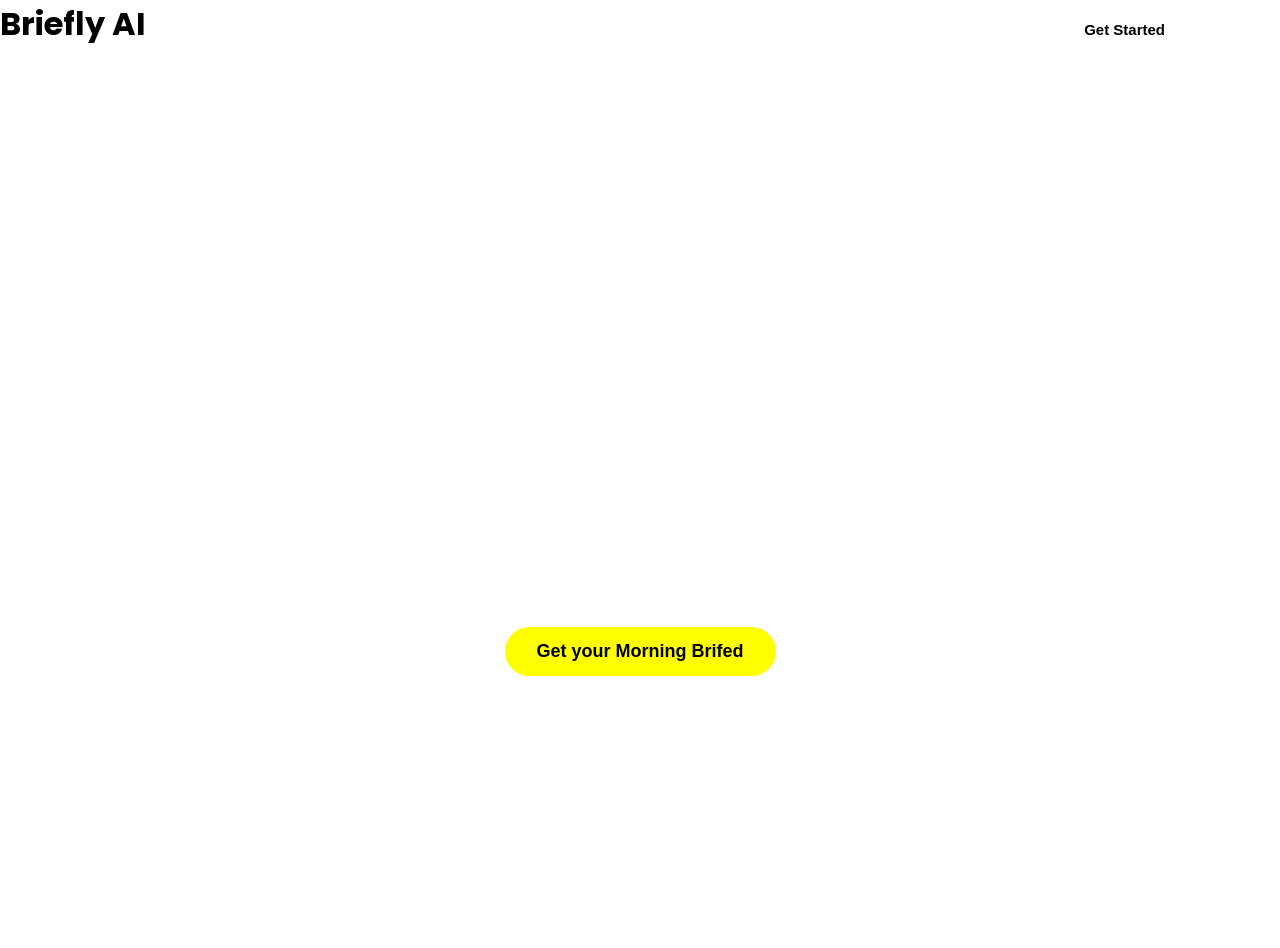
<file: Index.html>
<!DOCTYPE html>
<html lang="en">
<head>
  <meta charset="UTF-8">
  <meta name="viewport" content="width=device-width, initial-scale=1.0">
  <link rel="stylesheet" href="style.css">
  <link rel="stylesheet" href="https://cdnjs.cloudflare.com/ajax/libs/font-awesome/6.5.0/css/all.min.css";>
  <link rel="preconnect" href="https://fonts.googleapis.com">
  <link rel="preconnect" href="https://fonts.gstatic.com" crossorigin>
  <link href="https://fonts.googleapis.com/css2?family=Poppins:wght@300;400;500;600;700;800&display=swap" rel="stylesheet">
  <title>Document</title>
</head>
<body>
  <!-- navbar section -->

   <div class="navbar">
    <h1>Briefly AI</h1>
    <div class="nav-links">
      <a href="#Home">Home</a>
      <a href="#Comapny">Company</a>
      <a href="#Features">Features</a>
      <a href="#Resoures">Resources</a>
      <a href="#Contact">Contact</a>
     </div>
        <button>Get Started</button>
     </div>
  <section class="Hero">
    <h1>Start Every Morning Fully Caught Up</h1>
    <div>
      <p>one AI agent that connect to your Gmail,Calender,notes to collect Everything that matters and delivery a clear daily summery</p>
    </div>
    <button>Get your Morning Brifed
    </button>
  </section>
  </body>
</html>
</file>
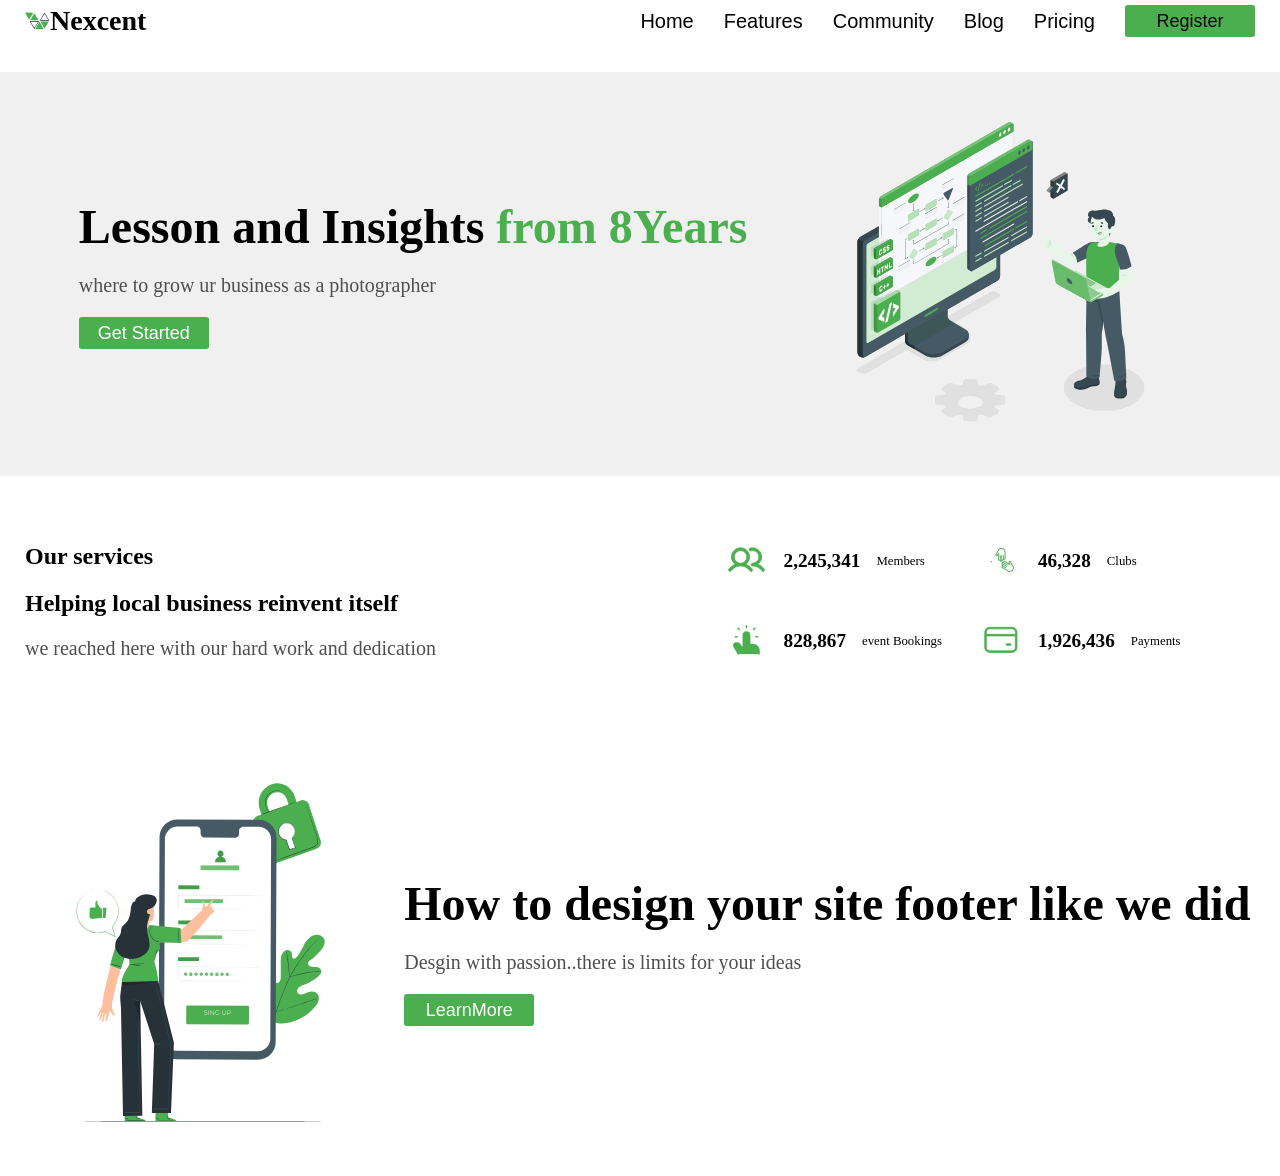
<file: replica.html>
<!DOCTYPE html>
<html lang="en">
<head>
    <meta charset="UTF-8">
    <meta name="viewport" content="width=device-width, initial-scale=1.0">
    
    <title>Replica Edition</title>

    <!-- CSS File -->
    <link rel="stylesheet" href="plica.css">

    <!-- Font Awesome -->
    <link rel="stylesheet" href="https://cdnjs.cloudflare.com/ajax/libs/font-awesome/6.5.0/css/all.min.css">
</head>
<body>
<header> 
    <!-- <div class="container"> -->
        <div class="header-wrapper">
            <div class="logo">
                <img src="./assets/logo.svg" alt="Logo">
                <h1>Nexcent</h1>

            </div>
            <nav>
                <a href>Home</a>
                <a href>Features</a>
                <a href>Community</a>
                <a href>Blog</a>
                <a href>Pricing</a>
                <a href><button>Register</button></a>
            </nav>

        </div>
    </div>
</header>
    
<section class="hero">
    <div class="hero-content">
        <div class="left">
            <h1>Lesson and Insights <span>from 8Years</span></h1>
            <p>where to grow ur business as a photographer</p>
            <button>Get Started</button>
        </div>
        <div class="right">
            <img src="./assets/Illustration.svg" alt="Hero Image">
        </div>
        
    </div>
</section>
<section class="services">
    <div class="left">
        <h2>Our services</h2>
        <h2>Helping local business reinvent itself</h2>
        <p>we reached here with our hard work and dedication</p>
    </div>

    <div class="ser-right">
        <div class="services-card">
            <img src="./assets/G1.svg">
            <h2>2,245,341</h2>
            <p>Members</p>
        </div>


        <div class="services-card">
            <img src="./assets/G2.svg">
            <h2>46,328</h2>
            <p>Clubs</p>
        </div>

        <div class="services-card">
            <img src="./assets/G3.svg">
            <h2>828,867</h2>
            <p>event Bookings</p>
        </div>

       <div class="services-card">
            <img src="./assets/G4.svg">
            <h2>1,926,436</h2>
            <p>Payments</p>
        </div>
    </div>
</section>

<section class="design">
    <div class="left">
        <img src="./assets/pana.svg">
    </div>

    <div class="right">
        <h1>How to design your site footer like we did</h1>
        <p>Desgin with passion..there is limits for your ideas</p>
        <button>LearnMore</button>
    </div>
</section>
</body>
</html>
</file>
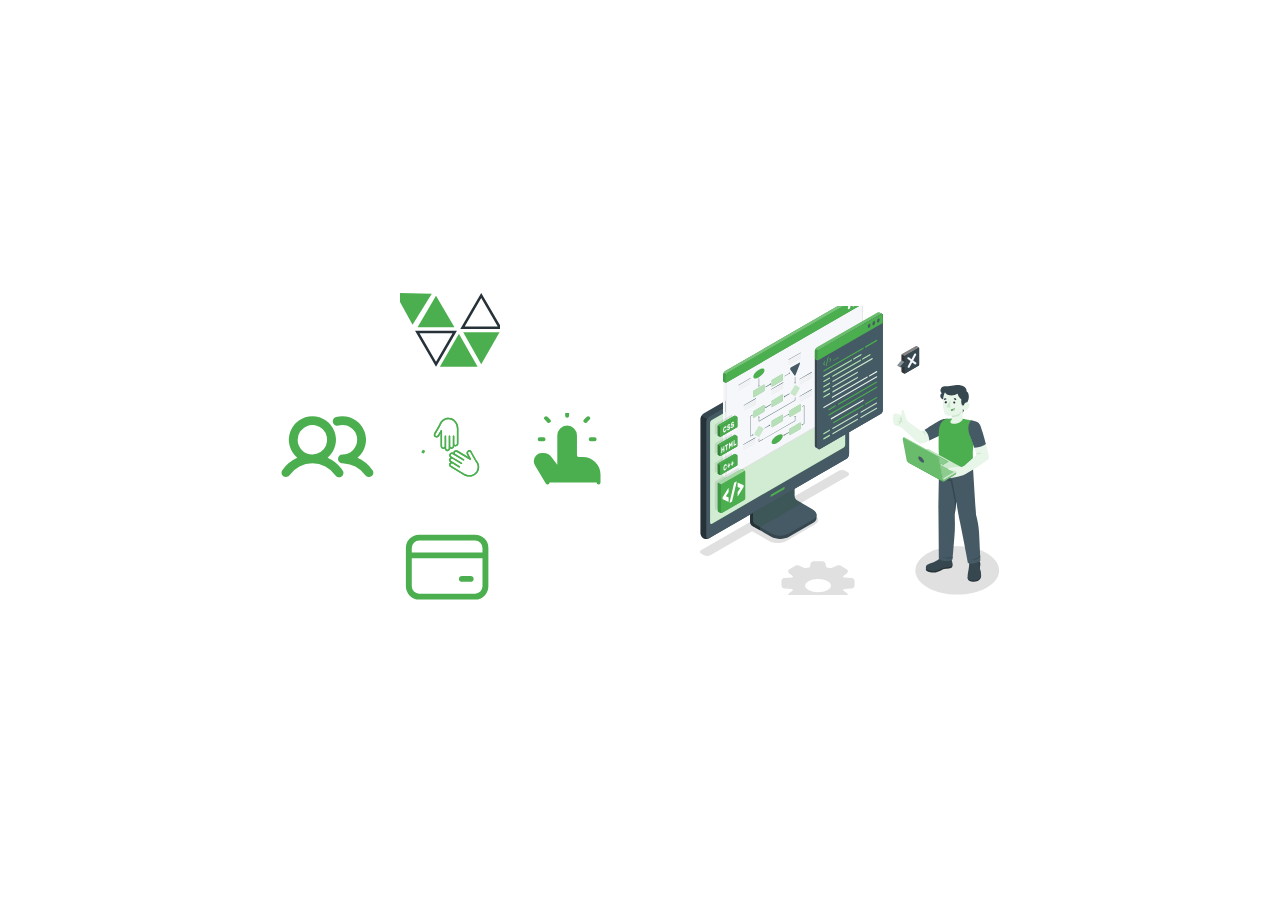
<file: work.html>
<!DOCTYPE html>
<html lang="en">
<head>
    <meta charset="UTF-8">
    <meta name="viewport" content="width=device-width, initial-scale=1.0">
    <title>My Layout</title>
    <link rel="stylesheet" href="hard.css">
</head>
<body>

    <!-- MAIN WRAPPER holds both divs side by side -->
    <div class="main-wrapper">

        <!-- DIV 1: Left section with the cross layout -->
        <div class="left-section">

            <!-- Row 1: image 1 in middle column -->
            <div class="empty"></div>
            <div class="box">
                <img src="./assets/logo.svg" alt="image 1">
            </div>
            <div class="empty"></div>

            <!-- Row 2: image 3, logo, image 2 -->
            <div class="box">
                <img src="./assets/G1.svg" alt="image 3">
            </div>
            <div class="box">
                <img src="./assets/G2.svg" alt="logo">
            </div>
            <div class="box">
                <img src="./assets/G3.svg" alt="image 2">
            </div>

            <!-- Row 3: image 4 in middle column -->
            <div class="empty"></div>
            <div class="box">
                <img src="./assets/G4.svg" alt="image 4">
            </div>
            <div class="empty"></div>

        </div>

        <!-- DIV 2: Right section - Hero page -->
        <div class="right-section">
            <img src="./assets/Illustration.svg" alt="Hero Image">
        </div>

    </div>

</body>
</html>
</file>
<file: style.css>
* {
    margin:0;
    padding:0;
    box-sizing: border-box;
}
html,
body {
    width:100%;
    height:100%;
    font-family:Poppins;
    background-color: #8CBED8;
    background: url("https://i.pinimg.com/1200x/d1/28/07/d128075c58738f2ade425a5a8edbed1d.jpg");
    background-size: cover;
    background-repeat: no-repeat;
    background-position: center;
    height: 100vh;
    /* background-position: center; */
}

.navbar {
    display:flex;
    position:relative;
    justify-content: space-between;
    align-items:center;
    top:0;
    z-index:9999;
}
.nav-links {
    display: flex;
    justify-content: space-evenly;
    align-items: center; 
    gap:15px;  
}

.nav-links a {
    text-decoration: none;
    color: #fff;
    font-size: 15px;
    font-weight:normal;
    padding: 10px 5px;
    margin: auto;
    border: 10px;
    transition: 0.5s;
    
}
.nav-links a:hover {
    /* background-color: #F2BB54;
    border-radius: 20px; */
    motion: auto;
    transform: scale(1.1); 
    color: black;

}
.navbar button {
    margin-top:10px;
    margin-right: 100px;
    padding: 10px 15px;
    border:none;
    border-radius: 20px;
    background-color: white;
    color: black;
    font-size: 15px;
    font-weight: bold;
    cursor: pointer;
    transition: 0.5s;
}
.navbar button:hover {
    background-color: rgb(224, 224, 30);
    transform: scale(1.2);
    /* motion: auto; */
}
.Hero {
    height: 100vh;

    display: flex;
    flex-direction: column;

    justify-content: center;
    align-items: center;

    text-align: center;

    padding: 10px 20px;
}

.Hero h1 {
    font-size: 80px;
    font-weight: 800;
    color: white;
    line-height: 1.1;
    max-width: 1000px;
}

.Hero p {
    margin-top: 25px;
    font-size: 24px;
    color: white;
    max-width: 900px;
    line-height: 1.6;
}
.Hero button {
    margin-top: 30px;
    padding:14px 32px;
    border: none;
    border-radius: 30px;
    background-color: yellow;
    color:black;
    font-size: 18px;
    font-weight: bold;
    cursor: pointer;
    transition: 0.3s;
}
.Hero button:hover {
    background-color: rgb(234, 216, 75);
    transform: scale(1.2);
}
</file>
<file: plica.css>
* {
    margin: 0;
    padding: 0;
    box-sizing: border-box;
}

header {
    /* background-color: #f0f0f0; */
    height: 4.5rem;
}

/* .container {

} */
.header-wrapper {
    display: flex;
    justify-content: space-between;
    align-items: center;
    padding: 5px 25px;
}

.logo {
    display: flex;
}

.logo h1 {
    font-size: 28px;
}

nav {
    display: flex; 
    align-items: center;
    gap: 30px;
}

nav a {
    text-decoration: none;
    color: black;
    font-size: 20px;
    font-family: "Inter", sans-serif;
}

nav button {
    background-color: #4caf4f;
    border: none;
    cursor: pointer;
    border-radius: 2.7px;
    height: 32px;
    width: 130px;
    line-height: 16px;
    font-weight: 500;
    font-size: 18px;
}

nav button img {
    margin-left: 10px;
}
.hero {
    background-color: #f0f0f0;

    /* background:url(); */

}
.hero-content {
    display: flex;
    justify-content: space-evenly;
    align-items: center;
    padding: 50px 25px;
}

.left {
    display: flex;
    flex-direction: column;
    gap: 20px;
}

.left h1 {
    font-size: 48px;
    font-weight: 700;
}

.left p {
    font-size: 20px;
    font-weight: 400;
    color: #4f4f4f;
    width: 500px;
}
.left h1 span {
    color: #4caf4f;
}

.left button {
    background-color: #4caf4f;
    border: none;
    cursor: pointer;
    border-radius: 2.7px;
    height: 32px;
    width: 130px;
    line-height: 16px;
    font-weight: 500;
    font-size: 18px;
    color: white;
}
.right img {
    width:400px;
    height:300px;
}

.services {
    display: flex;
    justify-content: space-between;
    align-items: center;
    padding:50px 25px;



}
.ser-right {
    display: grid;
    grid-template-columns: repeat(2, 1fr);
    justify-content: center;
    gap:50px;
    transform: scale(0.8);
}

.services-card {
    display: flex;
    gap:20px;
    align-items: center;
}

.services-card img {
        width:50px;
        height:50px;
}
.inner {
    display: flex;
    flex-direction: column;
    gap:10px;
    line-height: 0.8;
}

.inner h2 {
    font-size: 20px;

}
.design {
    display: flex;
    justify-content:space-evenly;
    align-items: center;
    gap: 20px;
    padding: 50px 25px;
}
.design .left {
    display: flex;
    justify-content: center;
    align-items: center;
}           
.design .left img {
    width: 350px;
    height: 350px;
}
.design .right {
    display: flex;
    flex-direction: column;
    gap: 20px;
}
.design .right h1 {
    font-size: 48px;
    font-weight: 700;
}
.design .right p {
    font-size: 20px;
    color: #4f4f4f;
}
.design .right button {
    background-color: #4caf4f;
    border: none;
    cursor: pointer;
    border-radius: 2.7px;
    height: 32px;
    width: 130px;
    line-height: 16px;
    font-weight: 500;
    font-size: 18px;
    color: white;
}
</file>
<file: hard.css>
/* ===== RESET ===== */
* {
    margin: 0;
    padding: 0;
    box-sizing: border-box;
}

body {
    font-family: Arial, sans-serif;
    background-color: #fff;
    min-height: 100vh;           /* full screen height */

    display: flex;               /* center the main-wrapper */
    justify-content: center;     /* horizontally center */
    align-items: center;         /* vertically center */
}

/* ===== MAIN WRAPPER ===== */
.main-wrapper {
    display: flex;
    flex-direction: row;
    gap: 80px;
    align-items: center;
}

/* ===== DIV 1: LEFT SECTION ===== */
.left-section {
    display: grid;
    grid-template-columns: 100px 100px 100px;
    grid-template-rows: 100px 100px 100px;
    gap: 20px;
}

/* Each box with a border */
.box {
    display: flex;
    flex-direction: column;
    justify-content: center;
    align-items: center;
    overflow: hidden;
    position: relative;
}

/* Image inside each small box */
.box img {
    width: 100%;
    height: 75%;
    object-fit: cover;
}

/* Label text below the image */
.label {
    font-size: 11px;
    margin-top: 4px;
    color: #333;
}

/* Empty cells — no border, just a placeholder */
.empty {
    border: none;
}

/* ===== DIV 2: RIGHT SECTION (HERO PAGE) ===== */
.right-section {
    width: 300px;
    height: 340px;
    display: flex;
    flex-direction: column;
    justify-content: center;
    align-items: center;
    overflow: hidden;
    position: relative;
}

/* Hero image fills the whole box */
.right-section img {
    width: 100%;
    height: 85%;
    object-fit: cover;
}

.right-section .label {
    font-size: 16px;
    margin-top: 8px;
    color: #333;
}
</file>
